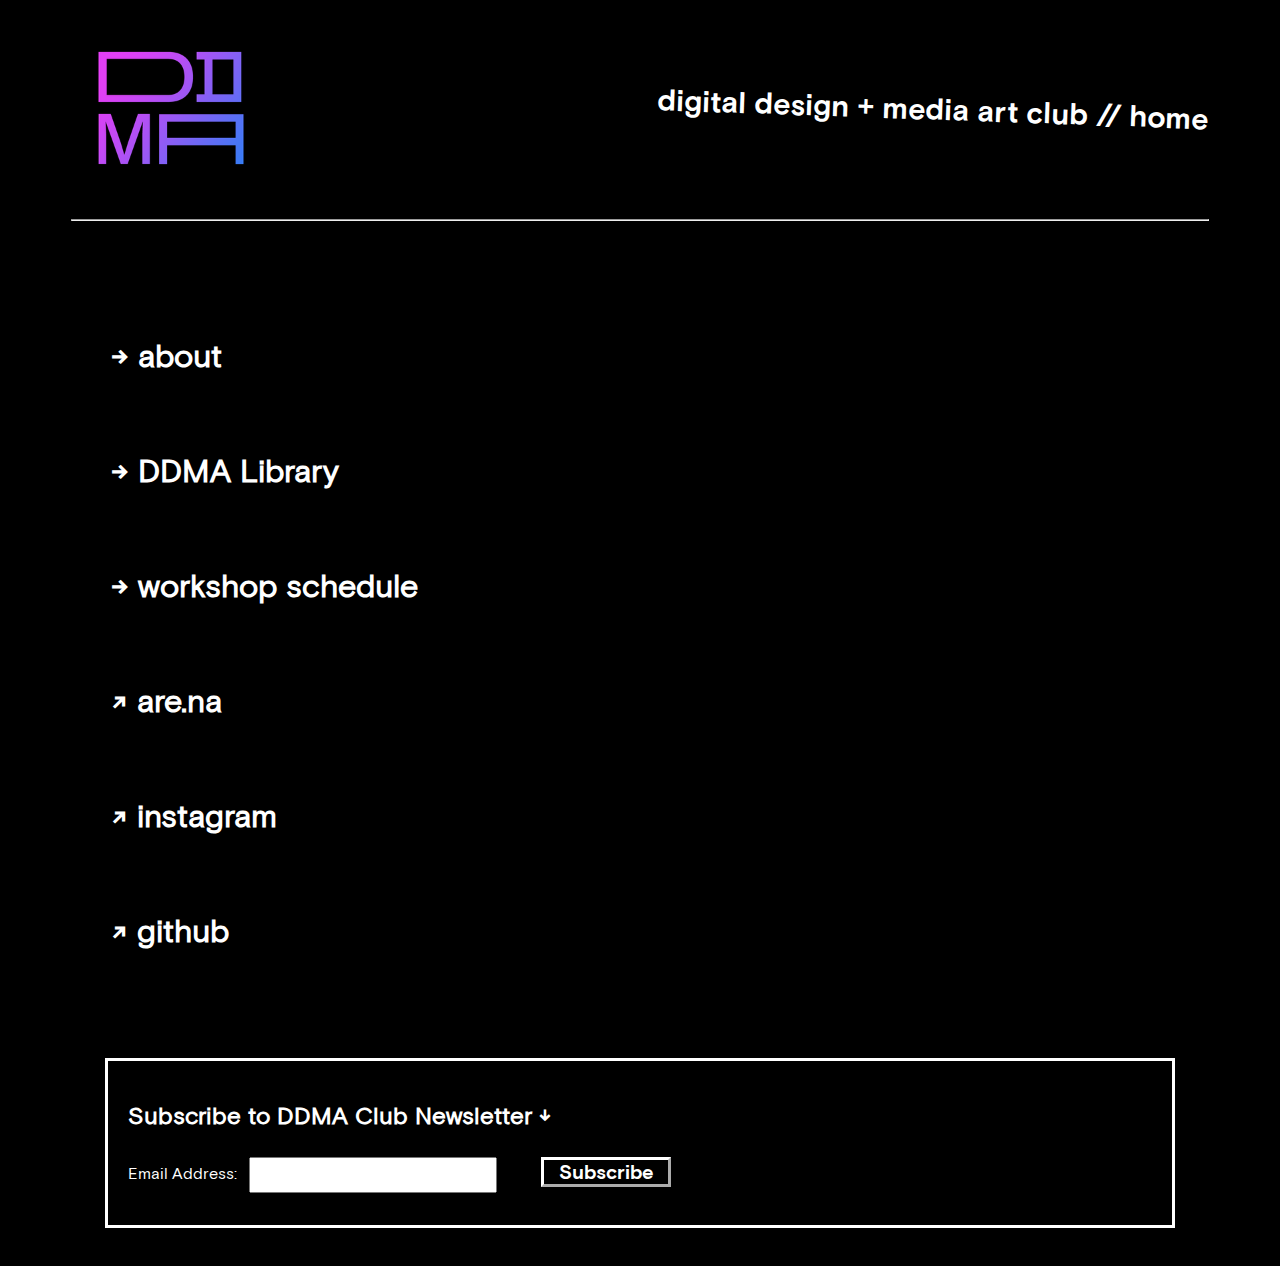
<file: index.html>
<!DOCTYPE html>
<html>
<head>
	<title>Digital Design + Media Art Club @ umb</title>
	  <link rel="icon" href="lib/img/favicon.png" type="image/x-icon" />
	<link href="lib/style.css" rel="stylesheet">
</head>

<body>

	<div class = "container">
		<div class = "header-bit">
			<div class = "header-left">
				<img class="logo" src = "lib/img/logo.png" width = "200px"/>
			</div>
			<div class="header-right">	
				<p><b>digital design + media art club // home</b></p>
			</div>
		</div>
		<hr>
		<!-- end header bit  -->
		<div class ="body-bit">
			<!-- <div > -->
		
			<!-- </div> -->
			<div class="body-list">

				<!-- <div class="body-list-item"><a href="reading-list.html"><h1>&darr;links</h1></a></div> -->
				<div class="body-list-item link"><a href="about-us.html"><h1>&rarr; about </h1></a></div>
			    <div class="body-list-item link"><a href="reading-list.html"><h1>&rarr; DDMA Library</h1></a></div>
				<div class="body-list-item link"><a href="schedule.html"><h1>&rarr; workshop schedule</h1></a></div>
				
                <!-- <div class="body-list-item link"><a href="people-we-heart.html"><h1>&rarr; people-we-love</h1></a></div> -->
				<div class="body-list-item link"><a href="https://www.are.na/ddma-umb"><h1>&nearr; are.na</h1></a></div>
				<div class="body-list-item link"><a href="https://instagram.com/ddma.umb"><h1>&nearr; instagram</h1></a></div>
				<div class="body-list-item link"><a href="https://github.com/ddma-umb"><h1>&nearr; github</h1></a></div>
				<!-- <div class="header-img"><img src = "lib/img/thinkingaboutyou.png"> </div -->

			</div>
			<!-- end body list -->
				<!-- floater code 
				<div class="floater-container">
				<a href="rsvp.html">
					<div class="floater"/>
					</div>
				</a>
				</div> -->

		</div>
		<!-- end body bit  -->
				
		<div class ="footer">
			<div class = "signup">
				<!-- Begin Mailchimp Signup Form -->
				<div id="mc_embed_signup">
				<form action="https://gmail.us20.list-manage.com/subscribe/post?u=3c37ce4736aac8560749b5382&amp;id=74332025d5" method="post" id="mc-embedded-subscribe-form" name="mc-embedded-subscribe-form" class="validate" target="_blank" novalidate>
				    <div id="mc_embed_signup_scroll">
					<h2>Subscribe to DDMA Club Newsletter &darr; </h2>

						<div class="mc-field-group" style="display:inline" >
							<label for="mce-EMAIL">Email Address: &nbsp; </label>
							<input type="email" value="" name="EMAIL" class="required email" id="mce-EMAIL">
						</div>
						<div style="display:inline" class="clear"><input type="submit" value="Subscribe" name="subscribe" id="mc-embedded-subscribe" class="button"></div>


					<div id="mce-responses" class="clear">
						<div class="response" id="mce-error-response" style="display:none"></div>
						<div class="response" id="mce-success-response" style="display:none"></div>
					</div>    <!-- real people should not fill this in and expect good things - do not remove this or risk form bot signups--> 
				    <div style="position: absolute; left: -5000px;" aria-hidden="true"><input type="text" name="b_3c37ce4736aac8560749b5382_74332025d5" tabindex="-1" value=""></div>

				    </div>
				</form>
				</div>
				<!--End mc_embed_signup-->
			</div>
		</div>
		<!-- end footer-bit -->


	</div>
	<!-- end main container -->



</body>

<script src="jquery.min.js"></script>
<!-- <script src="mousemove.js"></script> -->
<script src="splatter.js"></script>

<script>

</script>

</html>
</file>
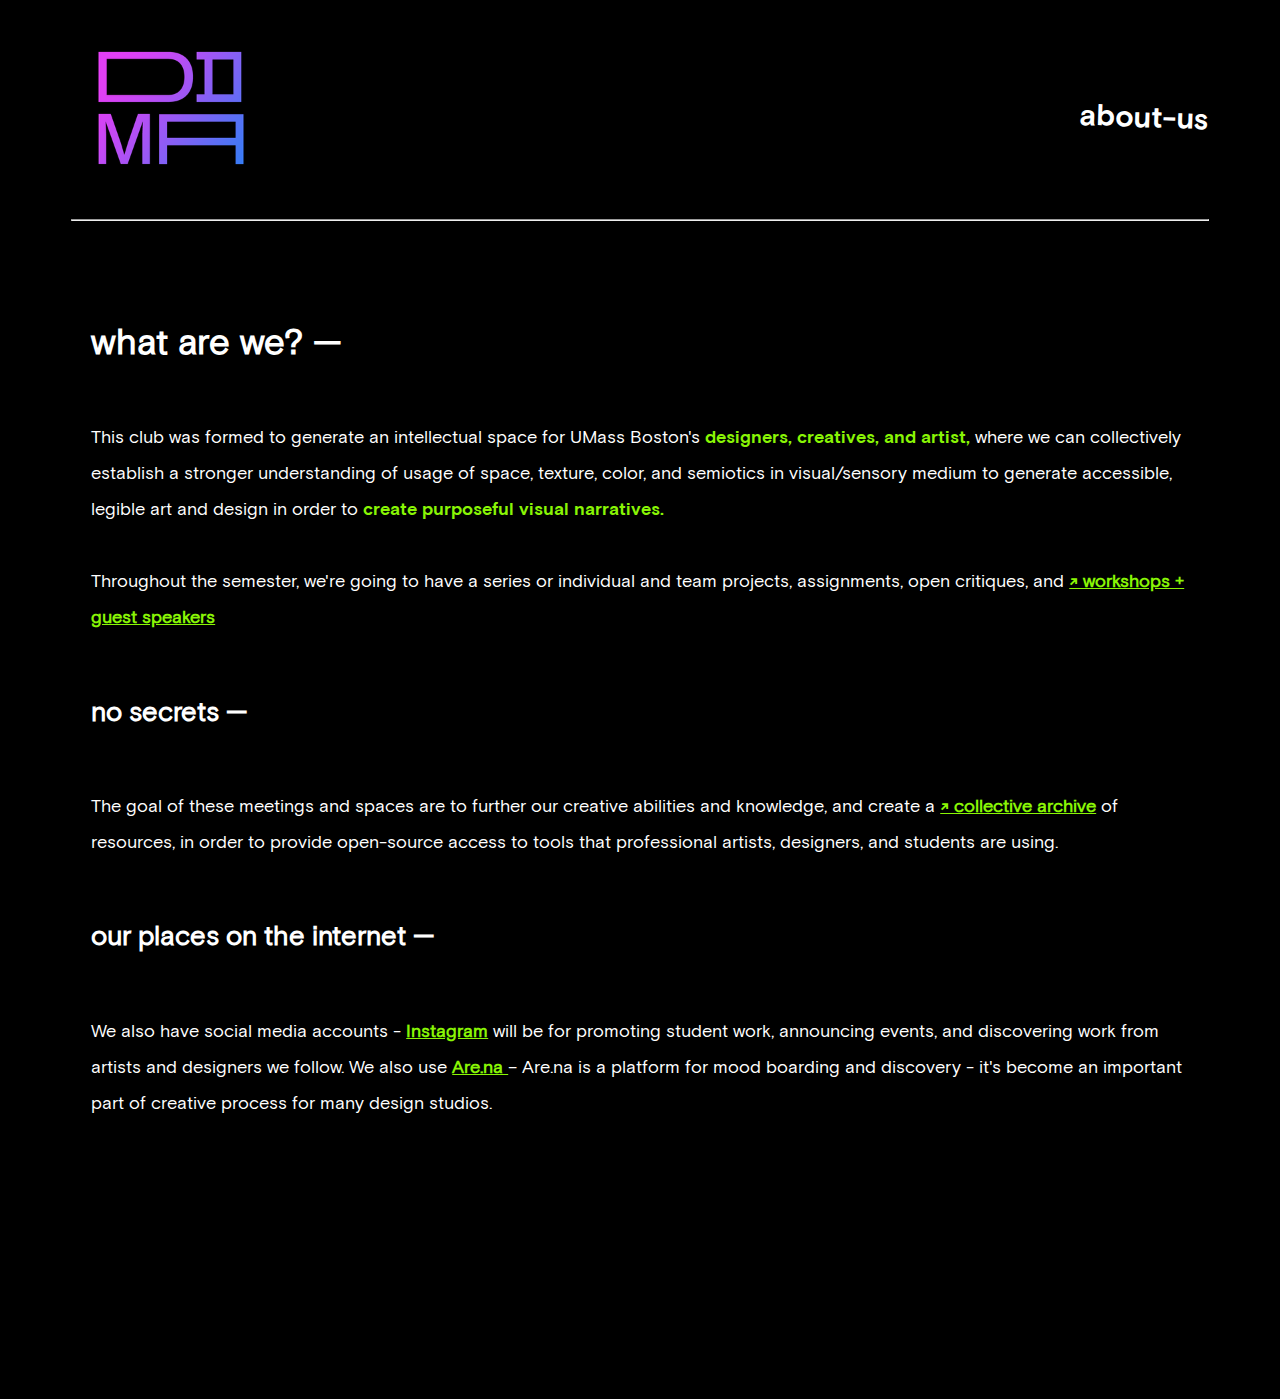
<file: about-us.html>
<!DOCTYPE html>
<html>
<head>
	<title>Digital Design + Media Art Club @ umb</title>
	<link href="lib/style.css" rel="stylesheet">
</head>
<body>

	<div class = "container">
		<div class = "header-bit">
			<div class = "header-left">
				<a href="index.html"><img class="logo" src = "lib/img/logo.png" width = "200px"/></a>
			</div>
			<div class="header-right">	
				<p> <b> about-us </b></p>
			</div>

		</div>
		<hr>
		<!-- end header bit  -->
		<div class ="body-bit">
			<div class="body-list about">

				<h1> what are we? —</h1>
				<br>

				This club was formed to generate an intellectual space for UMass Boston's  <b class="bold-green"> designers, creatives, and artist, </b> where we can collectively establish a stronger understanding of usage of space, texture, color, and semiotics in visual/sensory medium to generate accessible, legible art and design in order to <b class="bold-green">create purposeful visual narratives.</b>
				<br>
				<br>

				Throughout the semester, we're going to have a series or individual and team projects, assignments, open critiques, and <a class="link
				" href="schedule.html">&nearr; workshops + guest speakers </a>

				<br>
				<br>


				<h2> no secrets — </h2>

				<br>
				The goal of these meetings and spaces are to further our creative abilities and knowledge, and create a  <a class="link" href="reading-list.html">&nearr; collective archive</a> of resources, in order to provide open-source access to tools that professional artists, designers, and students are using.
			
				

				<br>
				<br>

				<h2> our places on the internet — </h2>

				<br>
				We also have social media accounts - 
				<a class="link" href="https://instagram.com/ddma.umb"> Instagram</a> 
				will be for promoting student work, announcing events, and discovering work from artists and designers we follow. We also use
				<a class = "link" href="https://www.are.na/ddma-umb"> Are.na </a> – Are.na is a platform for mood boarding and discovery - it's become an important part of creative process for many design studios.

			</div>

		</div>

		<!-- end body content  -->
		
	</div>

	<div class="footer">
		
	</div>


</body>
</html>
</file>
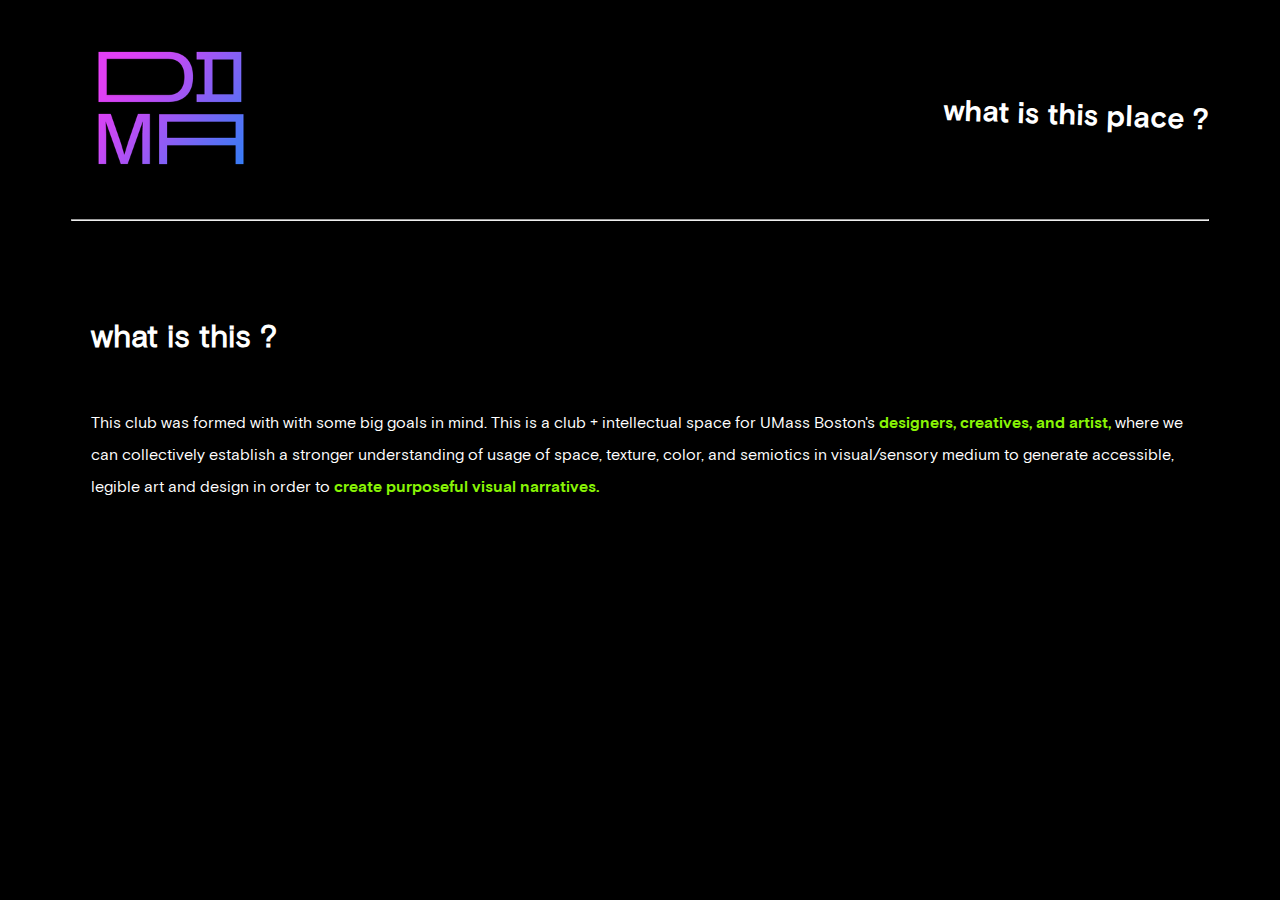
<file: about.html>
<!DOCTYPE html>
<html>
<head>
	<title>Digital Design + Media Art Club @ umb</title>
	<link href="lib/style.css" rel="stylesheet">
</head>
<body>

	<div class = "container">
		<div class = "header-bit">
			<div class = "header-left">
				<a href="index.html"><img class="logo" src = "lib/img/logo.png" width = "200px"/></a>
			</div>
			<div class="header-right">	
				<p> <b> what is this place ? </b></p>
			</div>

		</div>
		<hr>
		<!-- end header bit  -->
		<div class ="body-bit">
			<div class="body-list">

				<h1> what is this ?</h1>
				<br>

				This club was formed with with some big goals in mind. This is a club + intellectual space for UMass Boston's  <b class="bold-green"> designers, creatives, and artist, </b> where we can collectively establish a stronger understanding of usage of space, texture, color, and semiotics in visual/sensory medium to generate accessible, legible art and design in order to <b class="bold-green">create purposeful visual narratives.</b>
				<br>
				<br>

			</div>

		</div>

		<!-- end body content  -->
		
	</div>

	<div class="footer">
		
	</div>


</body>
</html>
</file>
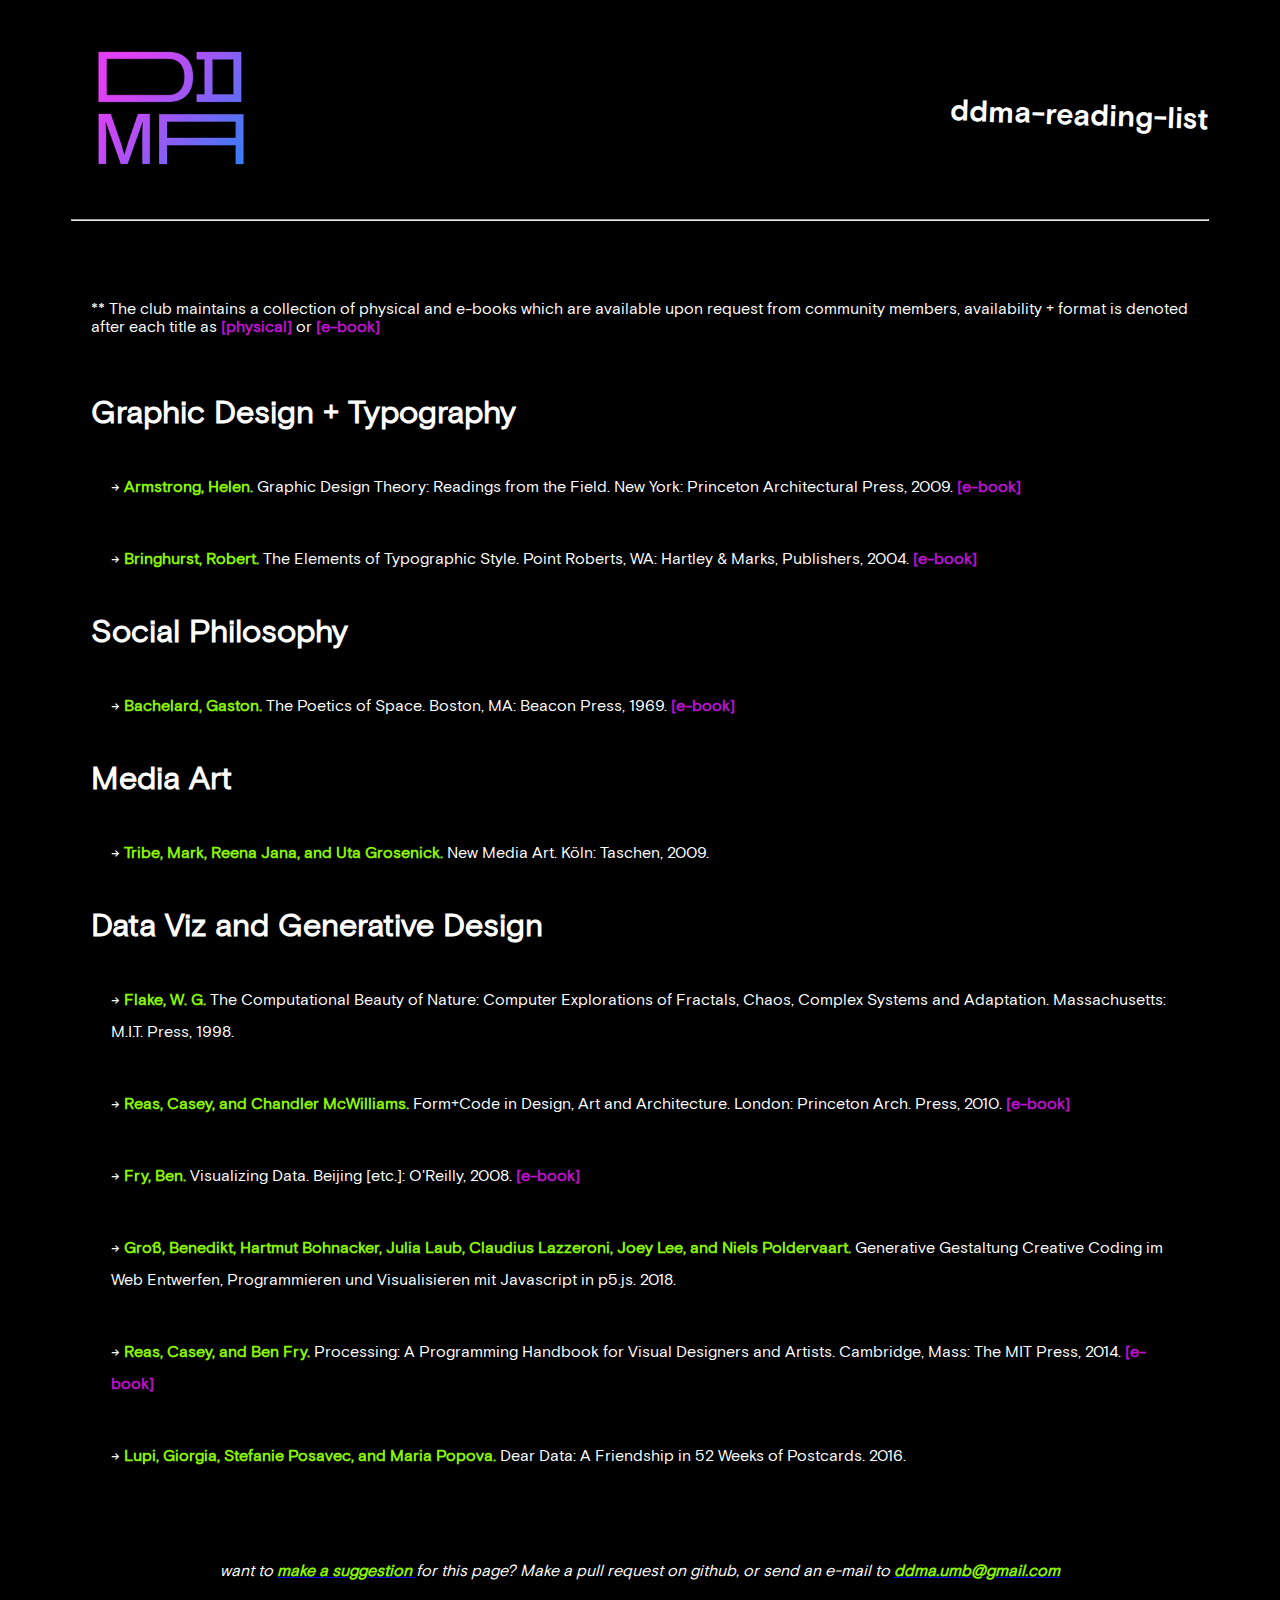
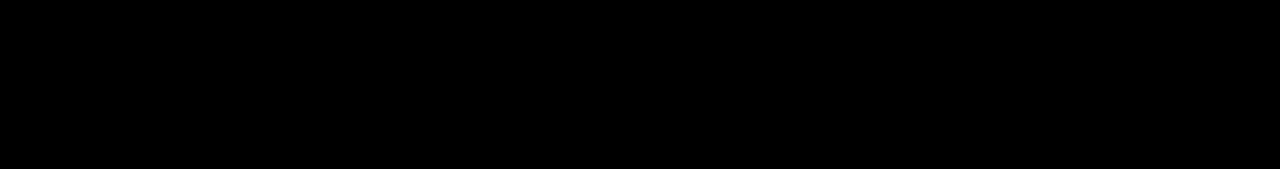
<file: reading-list.html>
<!DOCTYPE html>
<html>
<head>
	<title>Digital Design + Media Art Club @ umb</title>
	<link href="lib/style.css" rel="stylesheet">
</head>
<body>

	<div class = "container">
		<div class = "header-bit">
			<div class = "header-left">
				<a href="index.html"><img class="logo" src = "lib/img/logo.png" width = "200px"/></a>
			</div>
			<div class="header-right">	
				<p> <b>ddma-reading-list </b></p>
			</div>

		</div>
		<hr>
		<!-- end header bit  -->
		<div class ="body-bit">
			<div class="body-list-item"> ** The club maintains a collection of physical and e-books which are available upon request from community members, availability + format is denoted after each title as 
					<span class="bold-pink"> [physical] </span> 
					or
					<span class="bold-pink"> [e-book] </span> 
				</div>

			<div class="body-list">

				<h1> Graphic Design + Typography </h1>

				<div class="body-list-item"> &rarr; <span class="bold-green">Armstrong, Helen. </span>Graphic Design Theory: Readings from the Field. New York: Princeton Architectural Press, 2009.
					<span class="bold-pink"> [e-book] </span> 
				</div> 

				<div class="body-list-item"> &rarr; <span class="bold-green">Bringhurst, Robert. </span> The Elements of Typographic Style. Point Roberts, WA: Hartley & Marks, Publishers, 2004.
					<span class="bold-pink"> [e-book] </span> 
				</div>	
				
				<h1> Social Philosophy </h1>

				<div class="body-list-item"> &rarr; <span class="bold-green">Bachelard, Gaston. </span> The Poetics of Space. Boston, MA: Beacon Press, 1969.
					<span class="bold-pink"> [e-book] </span> 
				</div>	

				<h1> Media Art </h1>

				<div class="body-list-item"> &rarr; <span class="bold-green">Tribe, Mark, Reena Jana, and Uta Grosenick.</span> New Media Art. Köln: Taschen, 2009.</div> 

				<h1> Data Viz and Generative Design </h1>

				<div class="body-list-item"> &rarr; <span class="bold-green">Flake, W. G. </span> The Computational Beauty of Nature: Computer Explorations of Fractals, Chaos, Complex Systems and Adaptation. Massachusetts: M.I.T. Press, 1998.
				</div>

				<div class="body-list-item"> &rarr; <span class="bold-green">Reas, Casey, and Chandler McWilliams. </span> Form+Code in Design, Art and Architecture. London: Princeton Arch. Press, 2010.
							<span class="bold-pink"> [e-book] </span> 
				</div>

				<div class="body-list-item"> &rarr; <span class="bold-green">Fry, Ben. </span> Visualizing Data. Beijing [etc.]: O'Reilly, 2008.
							<span class="bold-pink"> [e-book] </span> 
				</div>

				<div class="body-list-item"> &rarr; <span class="bold-green">Groß, Benedikt, Hartmut Bohnacker, Julia Laub, Claudius Lazzeroni, Joey Lee, and Niels Poldervaart. </span> Generative Gestaltung Creative Coding im Web Entwerfen, Programmieren und Visualisieren mit Javascript in p5.js. 2018.
							<!-- <span class="bold-pink">  </span>  -->
				</div>

				<div class="body-list-item"> &rarr; <span class="bold-green">Reas, Casey, and Ben Fry. </span> Processing: A Programming Handbook for Visual Designers and Artists. Cambridge, Mass: The MIT Press, 2014.
						<span class="bold-pink"> [e-book] </span> 
				</div>

				<div class="body-list-item"> &rarr; <span class="bold-green">Lupi, Giorgia, Stefanie Posavec, and Maria Popova. </span> Dear Data: A Friendship in 52 Weeks of Postcards. 2016.		
				</div>	

			</div>

		</div>

		<!-- end body content  -->
		
	</div>

	<div class="footer">
		<i>want to 
			<a href="https://github.com/ddma-umb/ddma-site/edit/master/reading-list.html">
				<span class="bold-green">make a suggestion</span>
			</a> 
			for this page? Make a pull request on github, or send an e-mail to 
			<a href="mailto:ddma.umb@gmail.com">
				<span class="bold-green"> ddma.umb@gmail.com </a> 
				</i>
			</div>


		</body>
		</html>
</file>
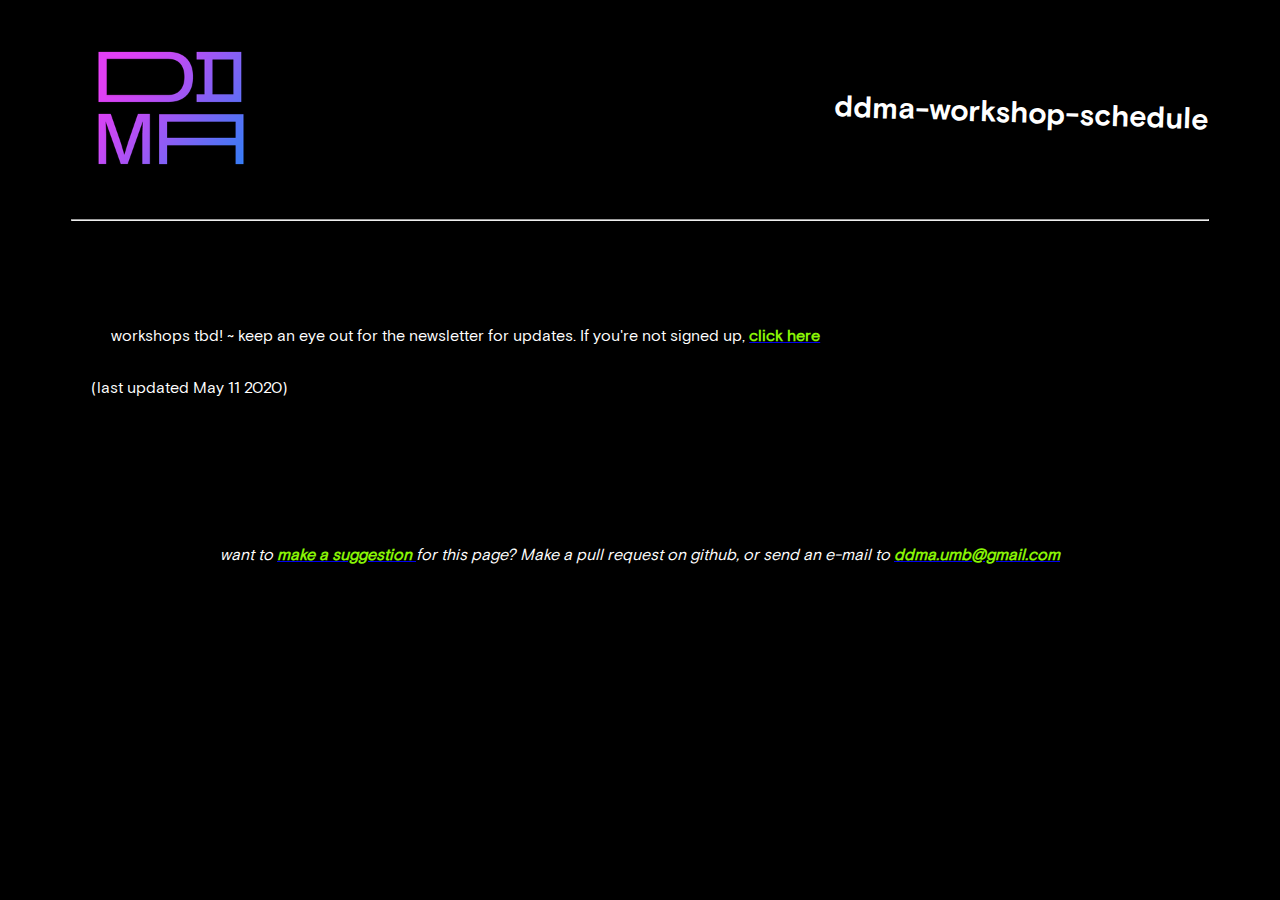
<file: schedule.html>
<!DOCTYPE html>
<html>
<head>
	<title>Digital Design + Media Art Club @ umb</title>
	<link href="lib/style.css" rel="stylesheet">
	<style>
		html {

			overflow-x:hidden;
		}
		.img-1 {
			width:80vw;
			max-width:700px;
			/*min-width:300px;*/
			z-index:-4;
			padding-top:60px;
		}
		.img-2 {
			width: 600px;	
			width:70vh;
			left:50%;
			top:40%;
			position:absolute;
			/*display:inline-block;*/
		}
	
	</style>
</head>

<body>

	<div class = "container">
		<div class = "header-bit">
			<div class = "header-left">
				<a href="index.html"><img class="logo" src = "lib/img/logo.png" width = "200px"/></a>
			</div>
			<div class="header-right">	
				<p> <b>ddma-workshop-schedule </b></p>
			</div>

		</div>
		<hr>
		<!-- end header bit  -->
		<div class ="body-bit">
			<div class="body-list">

				
				<!-- <img class = "img-3" src = "lib/img/mockups3.png"> -->
				<div  class="body-list-item"> workshops tbd! ~ keep an eye out for the newsletter for updates. If you're not signed up, 
					<a href="signup.html"> 
					<span class="bold-green">click here
					</span> </a>	
				</div>	
				(last updated May 11 2020)

			</div>

		</div>

		<!-- end body content  -->
		<br>
		<br>
		<br>
		<br>
	</div>

	<div class="footer">
		<i>want to 
			<a href="https://github.com/ddma-umb/ddma-site/edit/master/reading-list.html">
				<span class="bold-green">make a suggestion</span>
			</a> 
			for this page? Make a pull request on github, or send an e-mail to 
			<a href="mailto:ddma.umb@gmail.com">
				<span class="bold-green"> ddma.umb@gmail.com </a> 
				</i>
			</div>


	</body>
</html>
</file>
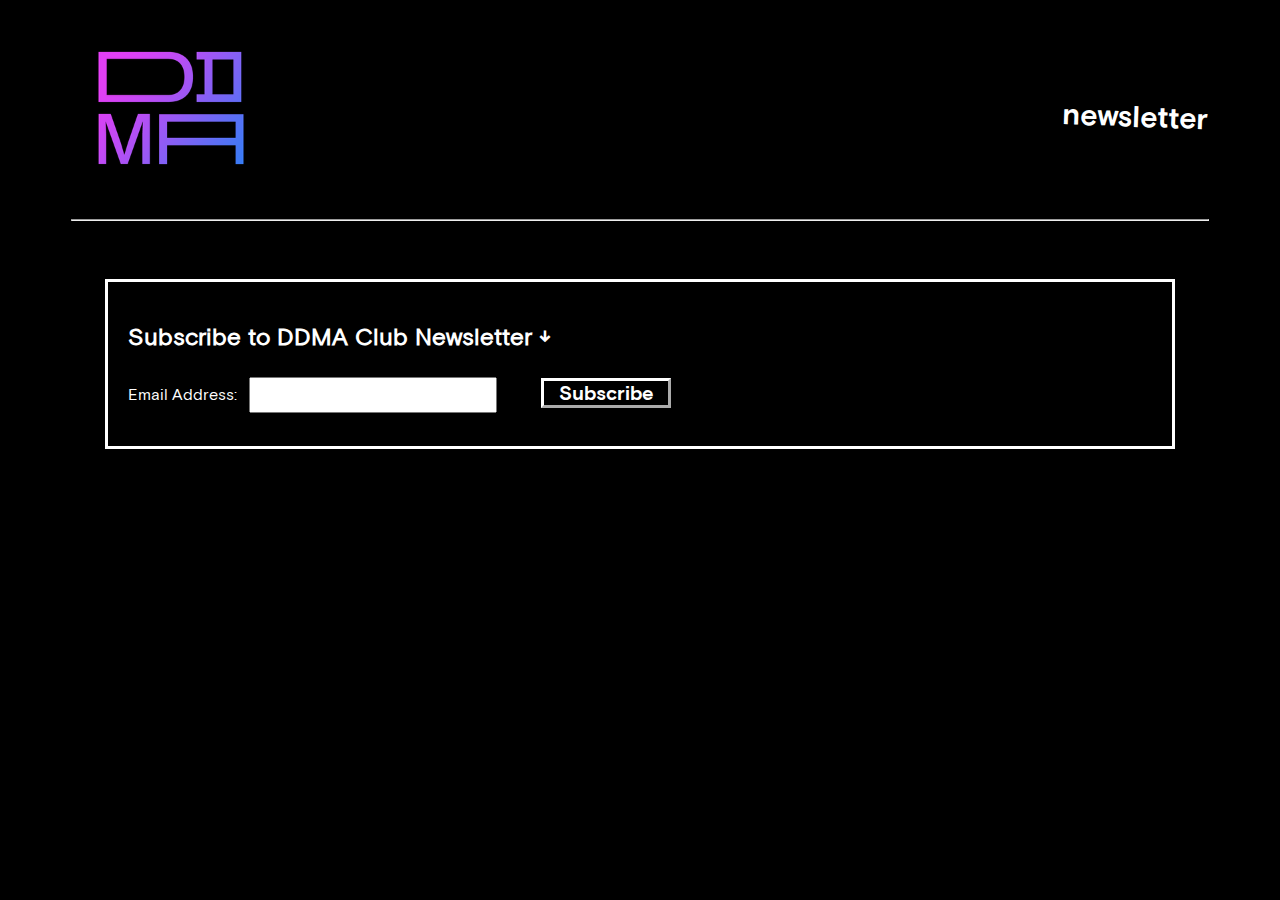
<file: signup.html>
<!DOCTYPE html>
<html>
<head>
	<title>Digital Design + Media Art Club @ umb</title>
	<link href="lib/style.css" rel="stylesheet">
</head>
<body>

	<div class = "container">
		<div class = "header-bit">
			<div class = "header-left">
				<img class="logo" src = "lib/img/logo.png" width = "200px"/>
			</div>
			<div class="header-right">	
				<p><b> newsletter </b></p>
			</div>


		</div>
		<hr>
		<!-- end header bit  -->
		<div class ="body-bit">
		<div class = "signup">
				<!-- Begin Mailchimp Signup Form -->
				<div id="mc_embed_signup">
				<form action="https://gmail.us20.list-manage.com/subscribe/post?u=3c37ce4736aac8560749b5382&amp;id=74332025d5" method="post" id="mc-embedded-subscribe-form" name="mc-embedded-subscribe-form" class="validate" target="_blank" novalidate>
				    <div id="mc_embed_signup_scroll">
					<h2>Subscribe to DDMA Club Newsletter &darr; </h2>

						<div class="mc-field-group" style="display:inline" >
							<label for="mce-EMAIL">Email Address: &nbsp; </label>
							<input type="email" value="" name="EMAIL" class="required email" id="mce-EMAIL">
						</div>
						<div style="display:inline" class="clear"><input type="submit" value="Subscribe" name="subscribe" id="mc-embedded-subscribe" class="button"></div>


					<div id="mce-responses" class="clear">
						<div class="response" id="mce-error-response" style="display:none"></div>
						<div class="response" id="mce-success-response" style="display:none"></div>
					</div>    <!-- real people should not fill this in and expect good things - do not remove this or risk form bot signups-->
				    <div style="position: absolute; left: -5000px;" aria-hidden="true"><input type="text" name="b_3c37ce4736aac8560749b5382_74332025d5" tabindex="-1" value=""></div>

				    </div>
				</form>
				</div>
				<!--End mc_embed_signup-->
			</div>
		</div>
		<!-- end body bit  -->
				
		<div class ="footer">
			
		</div>
		<!-- end footer-bit -->


	</div>
	<!-- end main container -->



</body>
</html>
</file>
<file: lib/style.css>
html {
	background-color:black;
	color:white;
	font-family:basis-regular;
}

b {
	font-family:basis-bold;
}

.container {
	width:90%;
	margin-left:auto;

	margin-right:auto;
}


.floater-container {
	position:absolute;
	left:60%;
	top:30%;
}

.floater {
	/*z-index:;*/
	/*top:50%;*/
	/*left:50%;*/
	position:relative;	
	background-image:url('./img/gathering_inv.png');
	/*height:100%;*/
	width:400px;
	height:600px;
	background-position:center;
	background-size: contain;
	background-repeat:no-repeat;
	/*top:100%;*/
	/*right:40%;*/
	/*width:110%;*/
}
.floater:hover {
	/*background-color:white;*/
	background-image:none;
	background-image:url('./img/rsvp.png');
}

.about {
	font-size:18px;
}
.link {
	color:#89f505;
	font-stretch: ultra-expanded;
	font-weight:bold;
}
.header-bit {
	color:white;
	text-align:left;
	display:flex;
	display:inline-flex;
	width:100%;
}

.header-left {
	float:left;
	width:50%;
	/*background-color:orange;*/
}

.header-right {
	width:100%;
	float:right;
	text-align:right;
	position: relative;
	margin-top:50px;
	font-size:30px;

	/*background-color:pink;*/
}
.header-right :hover {
}

.body-bit {
	padding-top:50px;
}

.body-list {
	padding:20px;
	margin-left:auto;
	margin-right:auto;
	line-height: 2em;
	z-index:5;
}
.body-list-item {
	padding:20px;
}
.bold-green {
	color:#89f505;
	font-weight:bold;
}
.bold-green a:selected {
	text-decoration-color:red;
}
.bold-pink {
	color:#bb11cf;
	font-weight:bold;
}
.bold-green a:selected {
	text-decoration-color:red;
}


.footer {
	padding-top:50px;
	text-align:center;
	height:200px;
}
.signup {
	width:80vw;
	/*min-width:100%;*/
	text-align: left;
	border:3px solid white;
	padding:20px 20px 30px 20px;
	margin-left: auto;
	margin-right: auto;
}

.button {
	background-color:transparent;
	color:white;
	/*border: 3px white;*/
	font-size:20px;
	border-width:3px;
	border-color:white;
	margin:8px;
	margin-left:40px;
	padding:0px 10px 10px 10px;
	width:130px;
	font-family:basis-bold;

}
.button:hover {
	border-color: #89f505;
	color: #89f505;
	cursor:pointer;
}

input {
	height:30px;
	/*width:200px;*/
	/*border:0px;*/
		width:240px;

}
input:focus {
    border:1px solid gray;
}
p {
	transform: rotate(2deg);

}

.link a{
	color: white;
	text-decoration: none;
}

.link a:hover {
	color:#89f505;
}

.body-list-item:hover {
	/*background-color:gray;*/
	/*color:red;*/
}

.header-img img{
	position:absolute;
	top:00%;
	width:60%;
	right:10%;
	z-index:-1;
}


.logo {
	float:left;
}

.logo:hover {	
  -webkit-filter: hue-rotate(50deg);
  filter: hue-rotate(50deg);
}
hr {
	color:white;
}

@font-face {
	font-family: "eyebeam";
	/*src: url("../fonts/IBMPlexMono-Italic.ttf") format("truetype");*/
	src: url("fonts/es.otf") format("truetype");
}
@font-face {
	font-family: "basis-regular";
	/*src: url("../fonts/IBMPlexMono-Italic.ttf") format("truetype");*/
	src: url("fonts/basis-grotesque-regular.ttf") format("truetype");
}
@font-face {
	font-family: "basis-bold";
	/*src: url("../fonts/IBMPlexMono-Italic.ttf") format("truetype");*/
	src: url("fonts/basis-grotesque-bold.ttf") format("truetype");
}
@media (max-width:900px) {
	.floater-container {
		position:relative;
		top:0;
		left:0;
		margin-left:5vw;
		margin-right:auto;
		width:80vw;
	}
}
.workshop-mock-1 {
	width:50vw;
	max-width:500px;
	/*position:absolute;*/
	/*display:inline;*/
	/*left:200px;*/
	/*top:400px;*/
	z-index:-4;
}
.workshop-mock-2 {
	width: 600px;	
	left:-5%;
	top:50%;
	position:absolute;
	/*display:inline-block;*/

}
</file>
